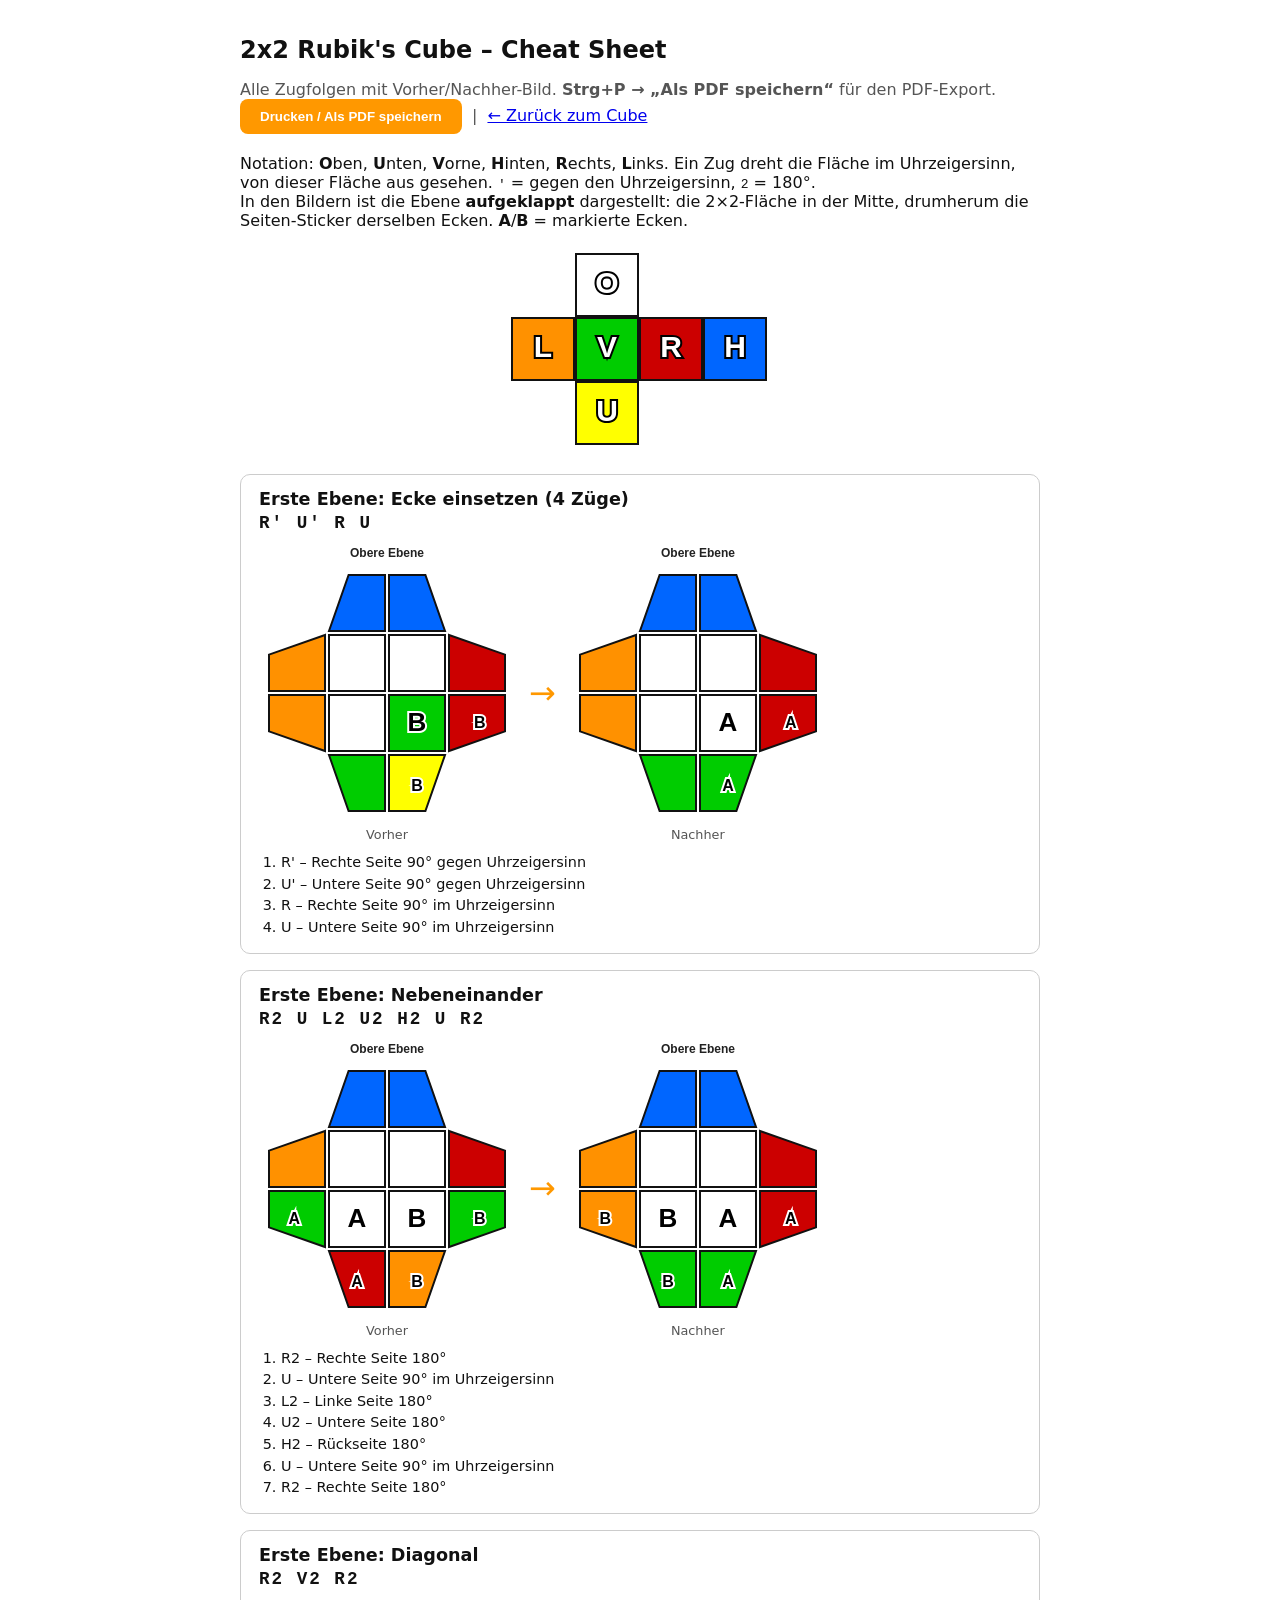
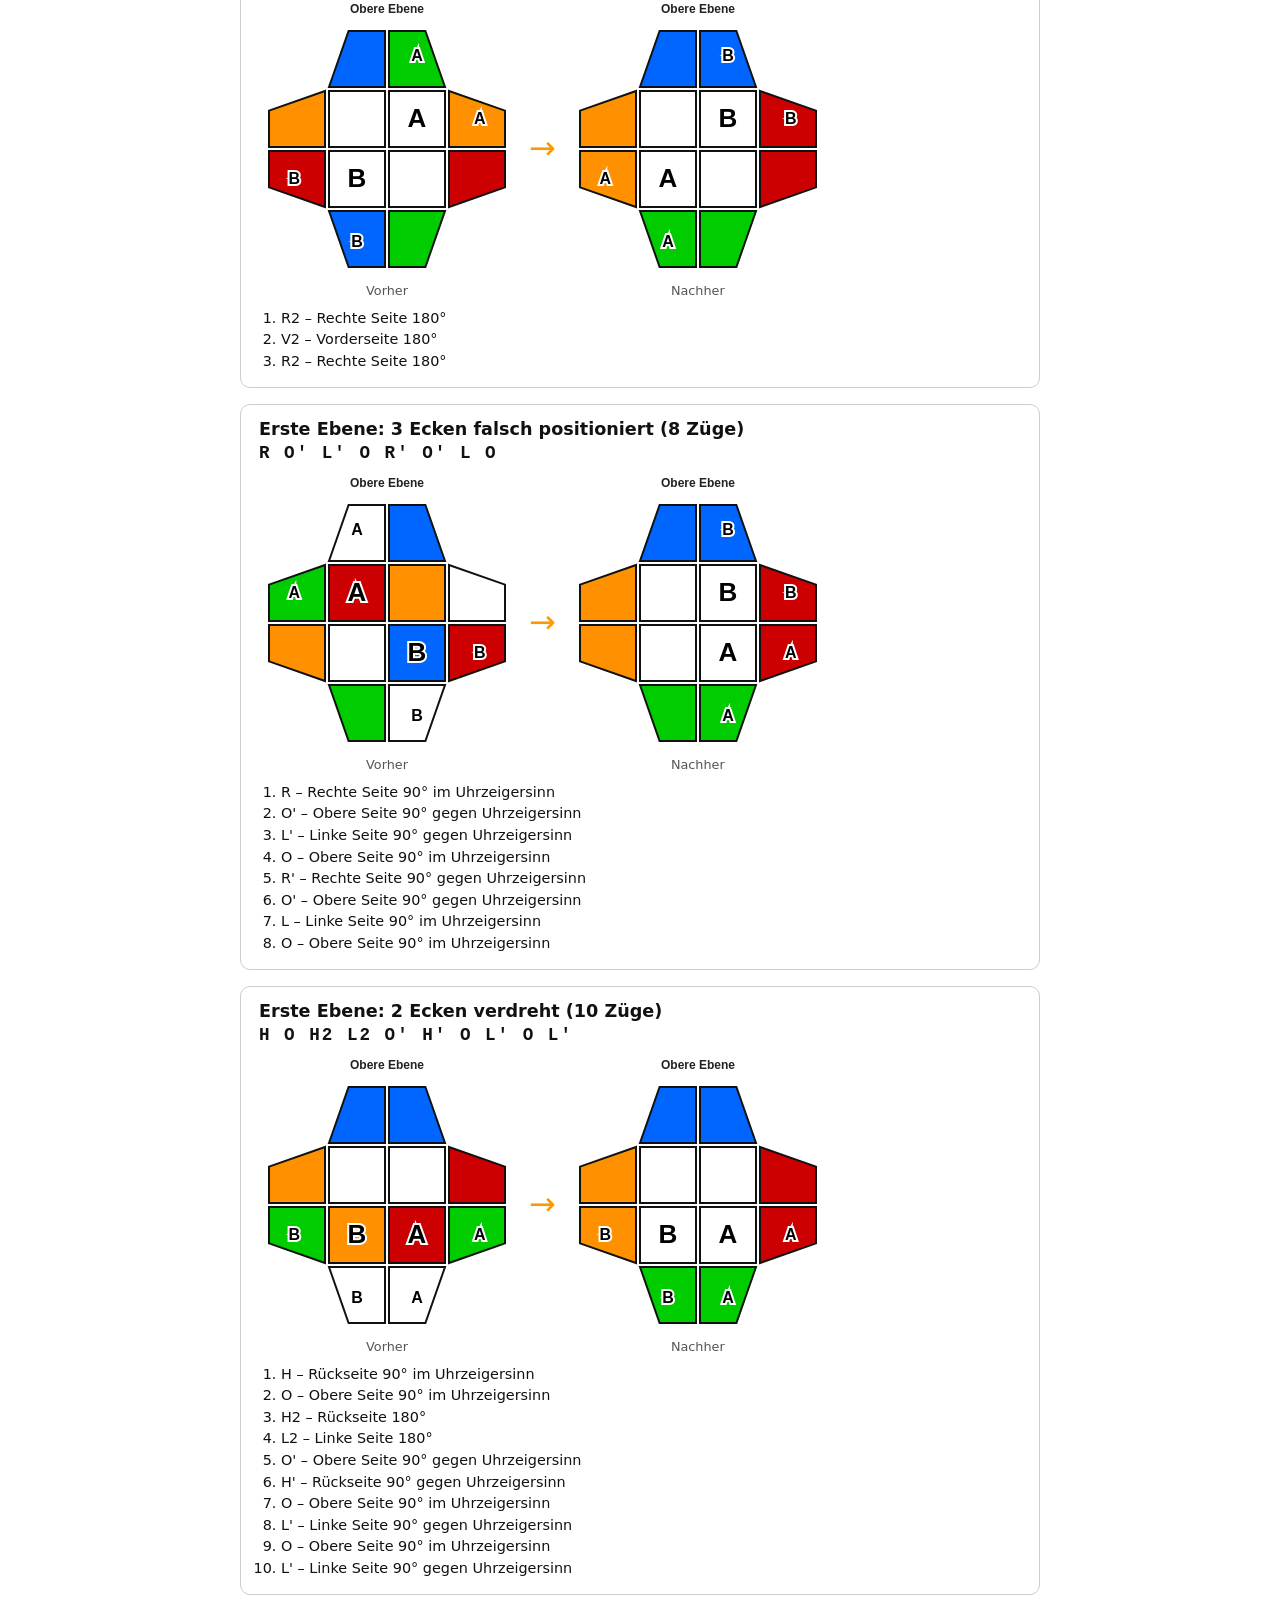
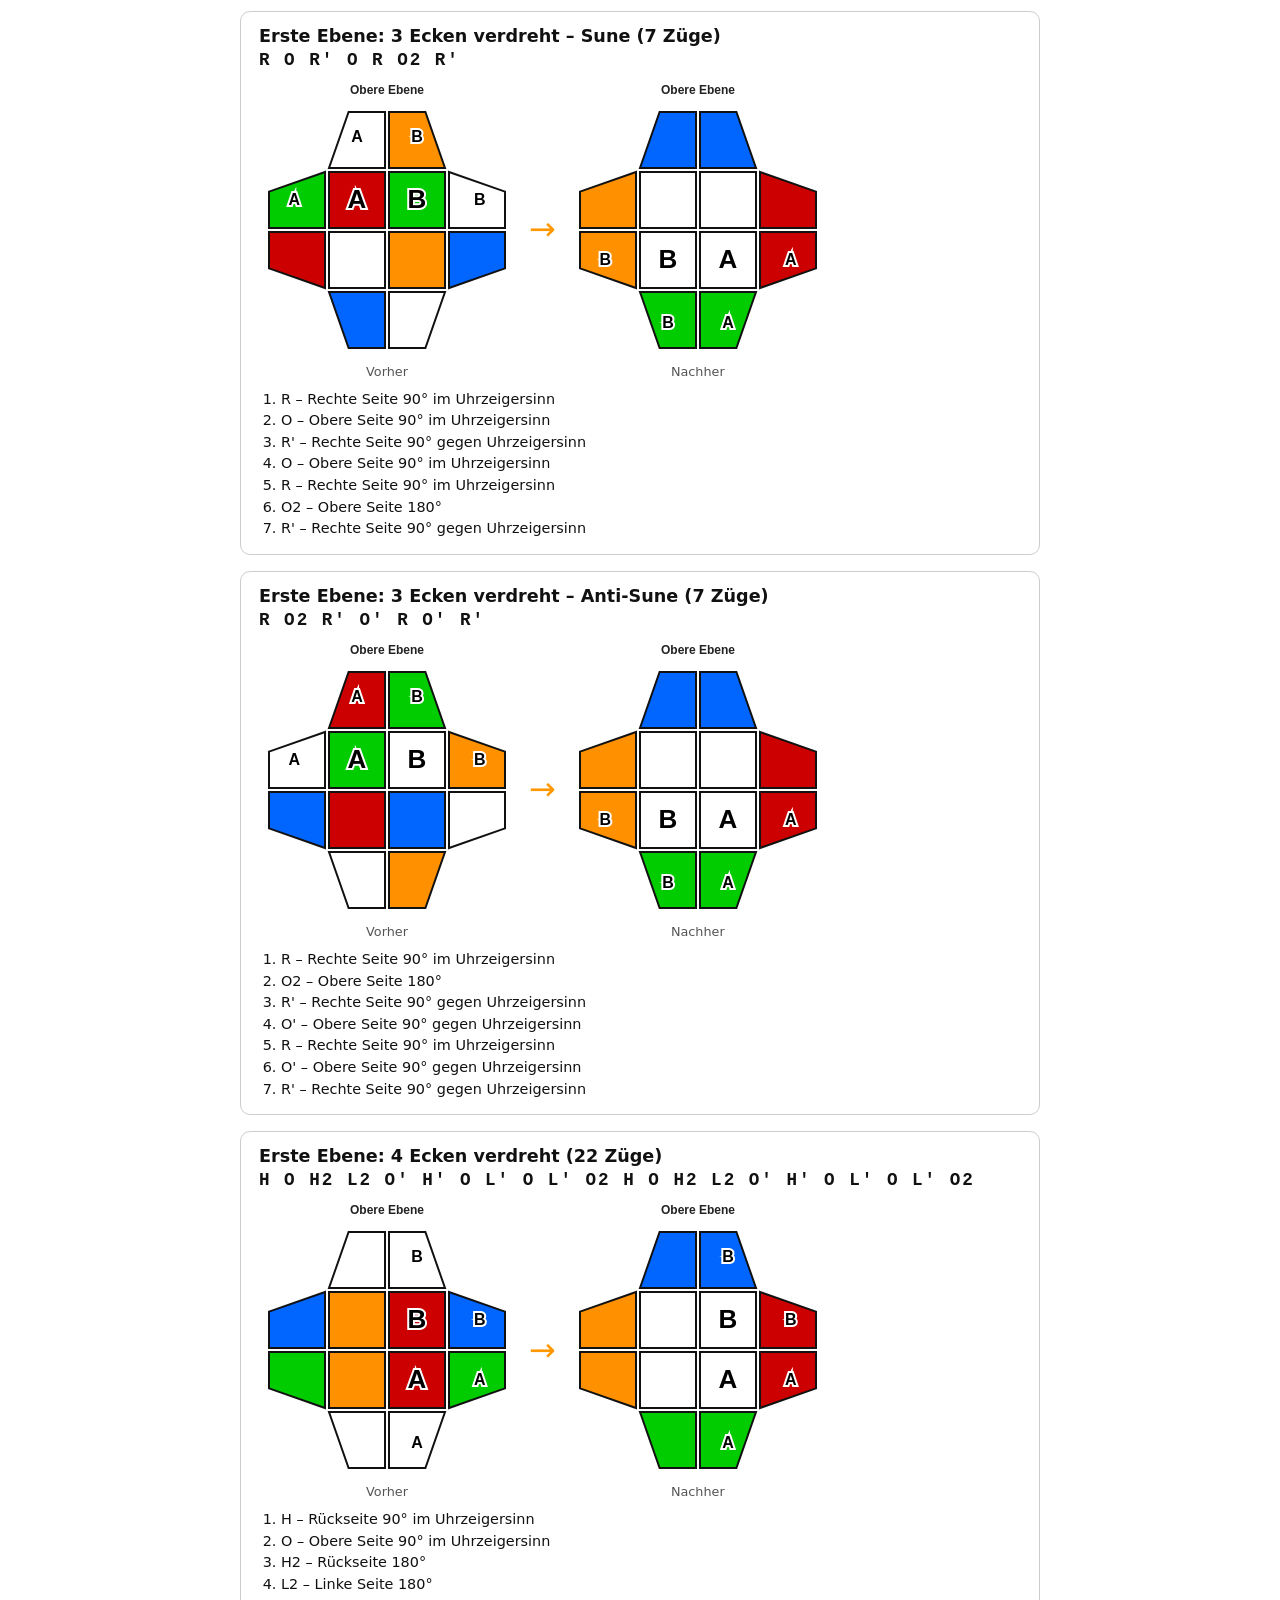
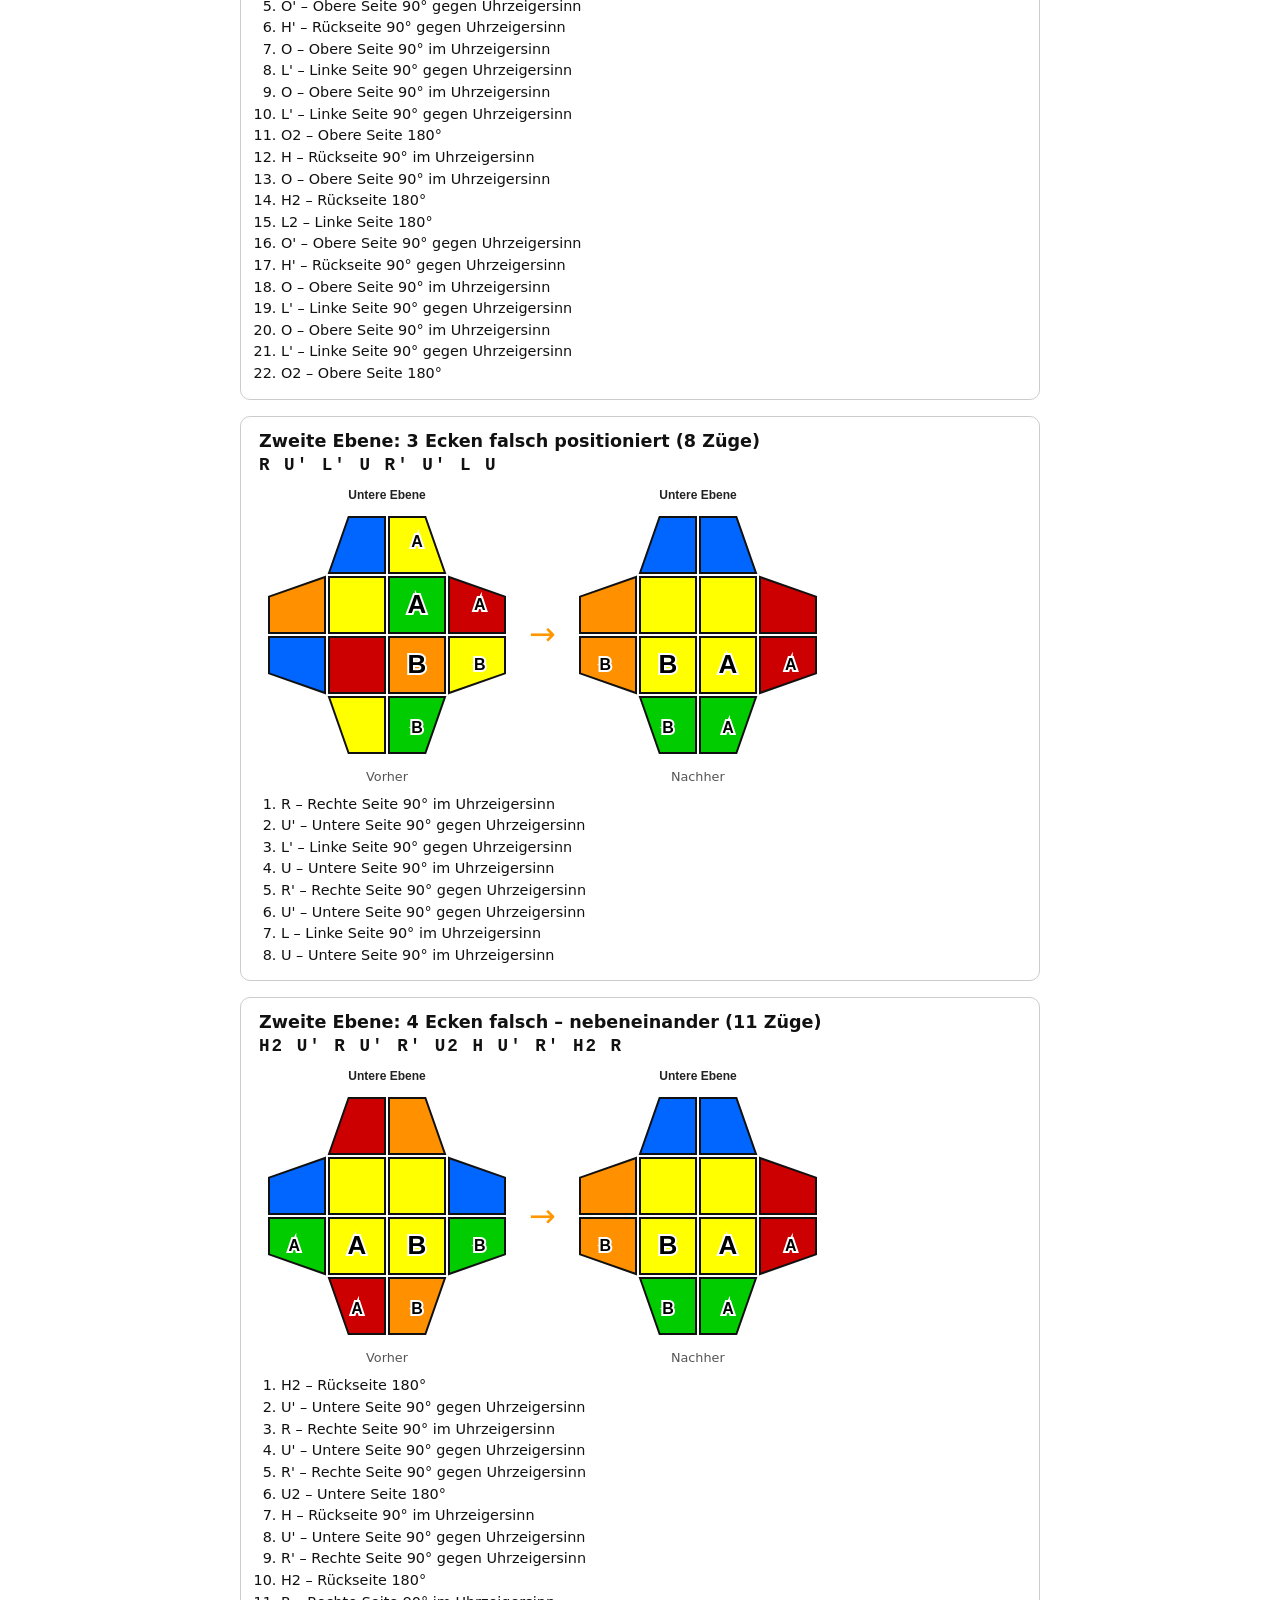
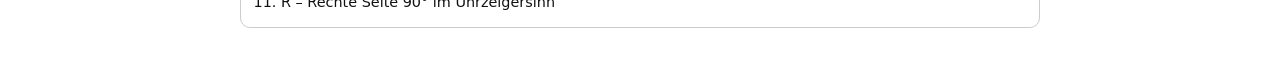
<file: cheatsheet.html>
<!DOCTYPE html>
<html lang="de">
<head>
  <meta charset="UTF-8">
  <meta name="viewport" content="width=device-width, initial-scale=1.0">
  <title>2x2 Rubik's Cube – Cheat Sheet</title>
  <style>
    body {
      font-family: 'Segoe UI', system-ui, sans-serif;
      background: #fff;
      color: #111;
      max-width: 800px;
      margin: 0 auto;
      padding: 20px;
    }
    h1 { font-size: 1.5rem; }
    .hint { color: #555; margin-bottom: 20px; }
    .card {
      border: 1px solid #ccc;
      border-radius: 10px;
      padding: 14px 18px;
      margin: 16px 0;
      page-break-inside: avoid;
    }
    .card h2 { margin: 0 0 4px; font-size: 1.1rem; }
    .seq {
      font-family: 'Courier New', monospace;
      font-weight: bold;
      font-size: 1.1rem;
      letter-spacing: 2px;
      margin: 4px 0 10px;
    }
    .imgs { display: flex; align-items: center; gap: 14px; }
    .imgs figure { margin: 0; text-align: center; }
    .imgs figcaption { font-size: 0.8rem; color: #555; margin-top: 2px; }
    .arrow { font-size: 2rem; color: #ff9800; }
    ol { margin: 10px 0 0; padding-left: 22px; font-size: 0.9rem; line-height: 1.5; }
    .net { display: flex; justify-content: center; margin: 10px 0 20px; }
    button.print {
      padding: 10px 20px; border: none; border-radius: 8px;
      background: #ff9800; color: #fff; font-weight: 600; cursor: pointer;
    }
    @media print {
      .noprint { display: none; }
      body { max-width: none; padding: 0; }
      .card { border: 1px solid #999; }
    }
  </style>
</head>
<body>
  <h1>2x2 Rubik's Cube – Cheat Sheet</h1>
  <p class="hint noprint">
    Alle Zugfolgen mit Vorher/Nachher-Bild. <strong>Strg+P → „Als PDF speichern“</strong> für den PDF-Export.
    <button class="print" onclick="window.print()">Drucken / Als PDF speichern</button>
    &nbsp;|&nbsp; <a href="index.html">← Zurück zum Cube</a>
  </p>
  <p>
    Notation: <strong>O</strong>ben, <strong>U</strong>nten, <strong>V</strong>orne, <strong>H</strong>inten,
    <strong>R</strong>echts, <strong>L</strong>inks. Ein Zug dreht die Fläche im Uhrzeigersinn,
    von dieser Fläche aus gesehen. <code>'</code> = gegen den Uhrzeigersinn, <code>2</code> = 180°.<br>
    In den Bildern ist die Ebene <strong>aufgeklappt</strong> dargestellt: die 2×2-Fläche in der Mitte,
    drumherum die Seiten-Sticker derselben Ecken. <strong>A</strong>/<strong>B</strong> = markierte Ecken.
  </p>

  <div class="net"><canvas id="netCanvas"></canvas></div>

  <div id="cards"></div>

  <script src="algorithms.js"></script>
  <script src="cheatsheet.js"></script>
</body>
</html>
</file>
